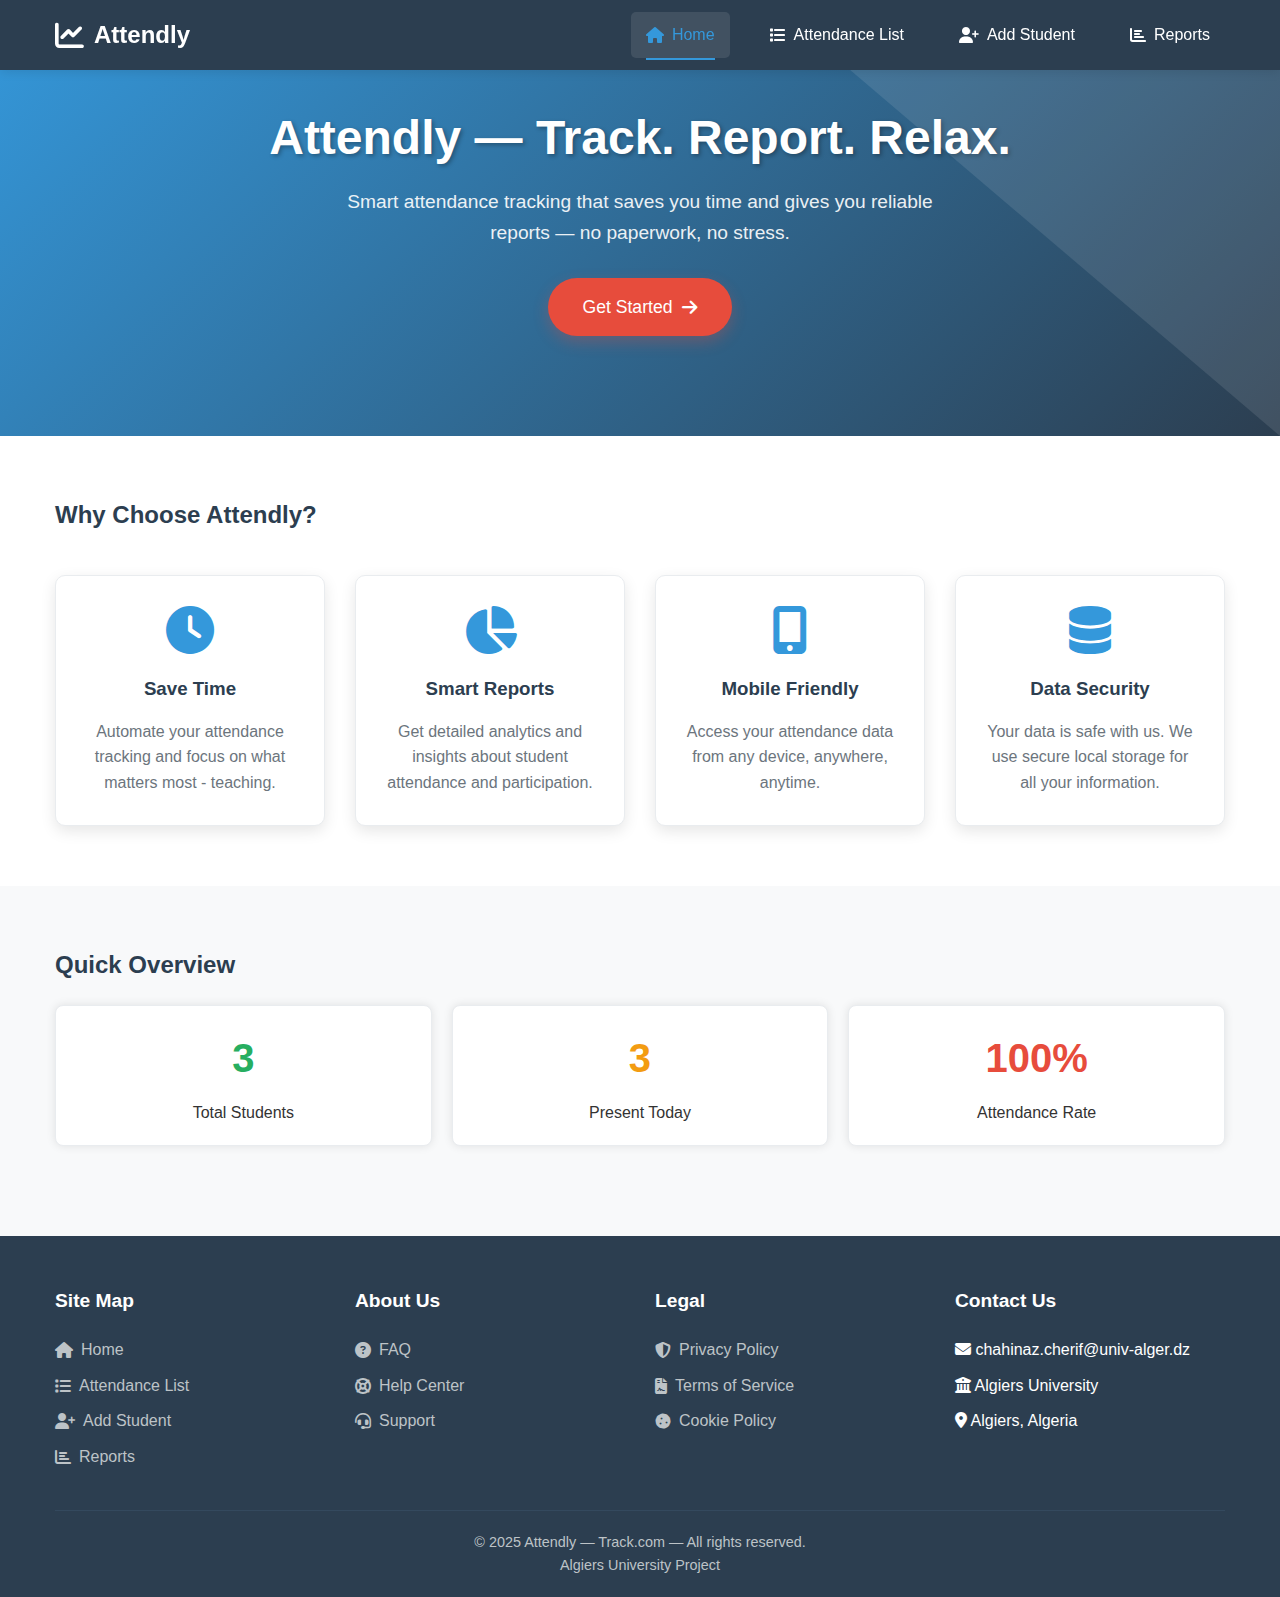
<file: index.html>
<!DOCTYPE html>
<html lang="en">
<head>
    <meta charset="UTF-8">
    <meta name="viewport" content="width=device-width, initial-scale=1.0">
    <title>Attendly — Track. Report. Relax.</title>
    <link rel="stylesheet" href="https://cdnjs.cloudflare.com/ajax/libs/font-awesome/6.4.0/css/all.min.css">
    <link rel="stylesheet" href="style.css">
</head>
<body>
    <!-- Navigation Bar -->
    <nav class="navbar">
        <div class="nav-container">
            <div class="nav-logo">
                <a href="index.html"><i class="fas fa-chart-line"></i> Attendly</a>
            </div>
            <ul class="nav-menu">
                <li class="nav-item">
                    <a href="index.html" class="nav-link active"><i class="fas fa-home"></i> Home</a>
                </li>
                <li class="nav-item">
                    <a href="attendance.html" class="nav-link"><i class="fas fa-list"></i> Attendance List</a>
                </li>
                <li class="nav-item">
                    <a href="add-student.html" class="nav-link"><i class="fas fa-user-plus"></i> Add Student</a>
                </li>
                <li class="nav-item">
                    <a href="reports.html" class="nav-link"><i class="fas fa-chart-bar"></i> Reports</a>
                </li>
            </ul>
            <div class="hamburger">
                <span class="bar"></span>
                <span class="bar"></span>
                <span class="bar"></span>
            </div>
        </div>
    </nav>

    <!-- Home Section -->
    <header id="home">
        <div class="container">
            <h1>Attendly — Track. Report. Relax.</h1>
            <p>Smart attendance tracking that saves you time and gives you reliable reports — no paperwork, no stress.</p>
            <a href="attendance.html" class="btn-primary">
                <span class="btn-text">Get Started</span>
                <i class="fas fa-arrow-right btn-icon"></i>
            </a>
        </div>
    </header>

    <!-- Features Section -->
    <section class="features section">
        <div class="container">
            <h2>Why Choose Attendly?</h2>
            <div class="features-grid">
                <div class="feature-card">
                    <i class="fas fa-clock"></i>
                    <h3>Save Time</h3>
                    <p>Automate your attendance tracking and focus on what matters most - teaching.</p>
                </div>
                <div class="feature-card">
                    <i class="fas fa-chart-pie"></i>
                    <h3>Smart Reports</h3>
                    <p>Get detailed analytics and insights about student attendance and participation.</p>
                </div>
                <div class="feature-card">
                    <i class="fas fa-mobile-alt"></i>
                    <h3>Mobile Friendly</h3>
                    <p>Access your attendance data from any device, anywhere, anytime.</p>
                </div>
                <div class="feature-card">
                    <i class="fas fa-database"></i>
                    <h3>Data Security</h3>
                    <p>Your data is safe with us. We use secure local storage for all your information.</p>
                </div>
            </div>
        </div>
    </section>

    <!-- Quick Stats Section -->
    <section class="section" style="background-color: #f8f9fa;">
        <div class="container">
            <h2>Quick Overview</h2>
            <div class="stats-container">
                <div class="stat-card">
                    <div class="stat-value stat-good" id="total-students">0</div>
                    <div class="stat-label">Total Students</div>
                </div>
                <div class="stat-card">
                    <div class="stat-value stat-warning" id="present-today">0</div>
                    <div class="stat-label">Present Today</div>
                </div>
                <div class="stat-card">
                    <div class="stat-value stat-danger" id="attendance-rate">0%</div>
                    <div class="stat-label">Attendance Rate</div>
                </div>
            </div>
        </div>
    </section>

    <!-- Footer -->
    <footer>
        <div class="container">
            <div class="footer-content">
                <div class="footer-column">
                    <h3>Site Map</h3>
                    <ul>
                        <li><a href="index.html"><i class="fas fa-home"></i> Home</a></li>
                        <li><a href="attendance.html"><i class="fas fa-list"></i> Attendance List</a></li>
                        <li><a href="add-student.html"><i class="fas fa-user-plus"></i> Add Student</a></li>
                        <li><a href="reports.html"><i class="fas fa-chart-bar"></i> Reports</a></li>
                    </ul>
                </div>
                <div class="footer-column">
                    <h3>About Us</h3>
                    <ul>
                        <li><a href="#"><i class="fas fa-question-circle"></i> FAQ</a></li>
                        <li><a href="#"><i class="fas fa-life-ring"></i> Help Center</a></li>
                        <li><a href="#"><i class="fas fa-headset"></i> Support</a></li>
                    </ul>
                </div>
                <div class="footer-column">
                    <h3>Legal</h3>
                    <ul>
                        <li><a href="#"><i class="fas fa-shield-alt"></i> Privacy Policy</a></li>
                        <li><a href="#"><i class="fas fa-file-contract"></i> Terms of Service</a></li>
                        <li><a href="#"><i class="fas fa-cookie"></i> Cookie Policy</a></li>
                    </ul>
                </div>
                <div class="footer-column">
                    <h3>Contact Us</h3>
                    <ul>
                        <li><i class="fas fa-envelope"></i> chahinaz.cherif@univ-alger.dz</li>
                        <li><i class="fas fa-university"></i> Algiers University</li>
                        <li><i class="fas fa-map-marker-alt"></i> Algiers, Algeria</li>
                    </ul>
                </div>
            </div>
            <div class="footer-bottom">
                <p>© 2025 Attendly — Track.com — All rights reserved.</p>
                <p>Algiers University Project</p>
            </div>
        </div>
    </footer>

    <script src="https://code.jquery.com/jquery-3.6.0.min.js"></script>
    <script src="main.js"></script>
    <script src="index.js"></script>
</body>
</html>
</file>
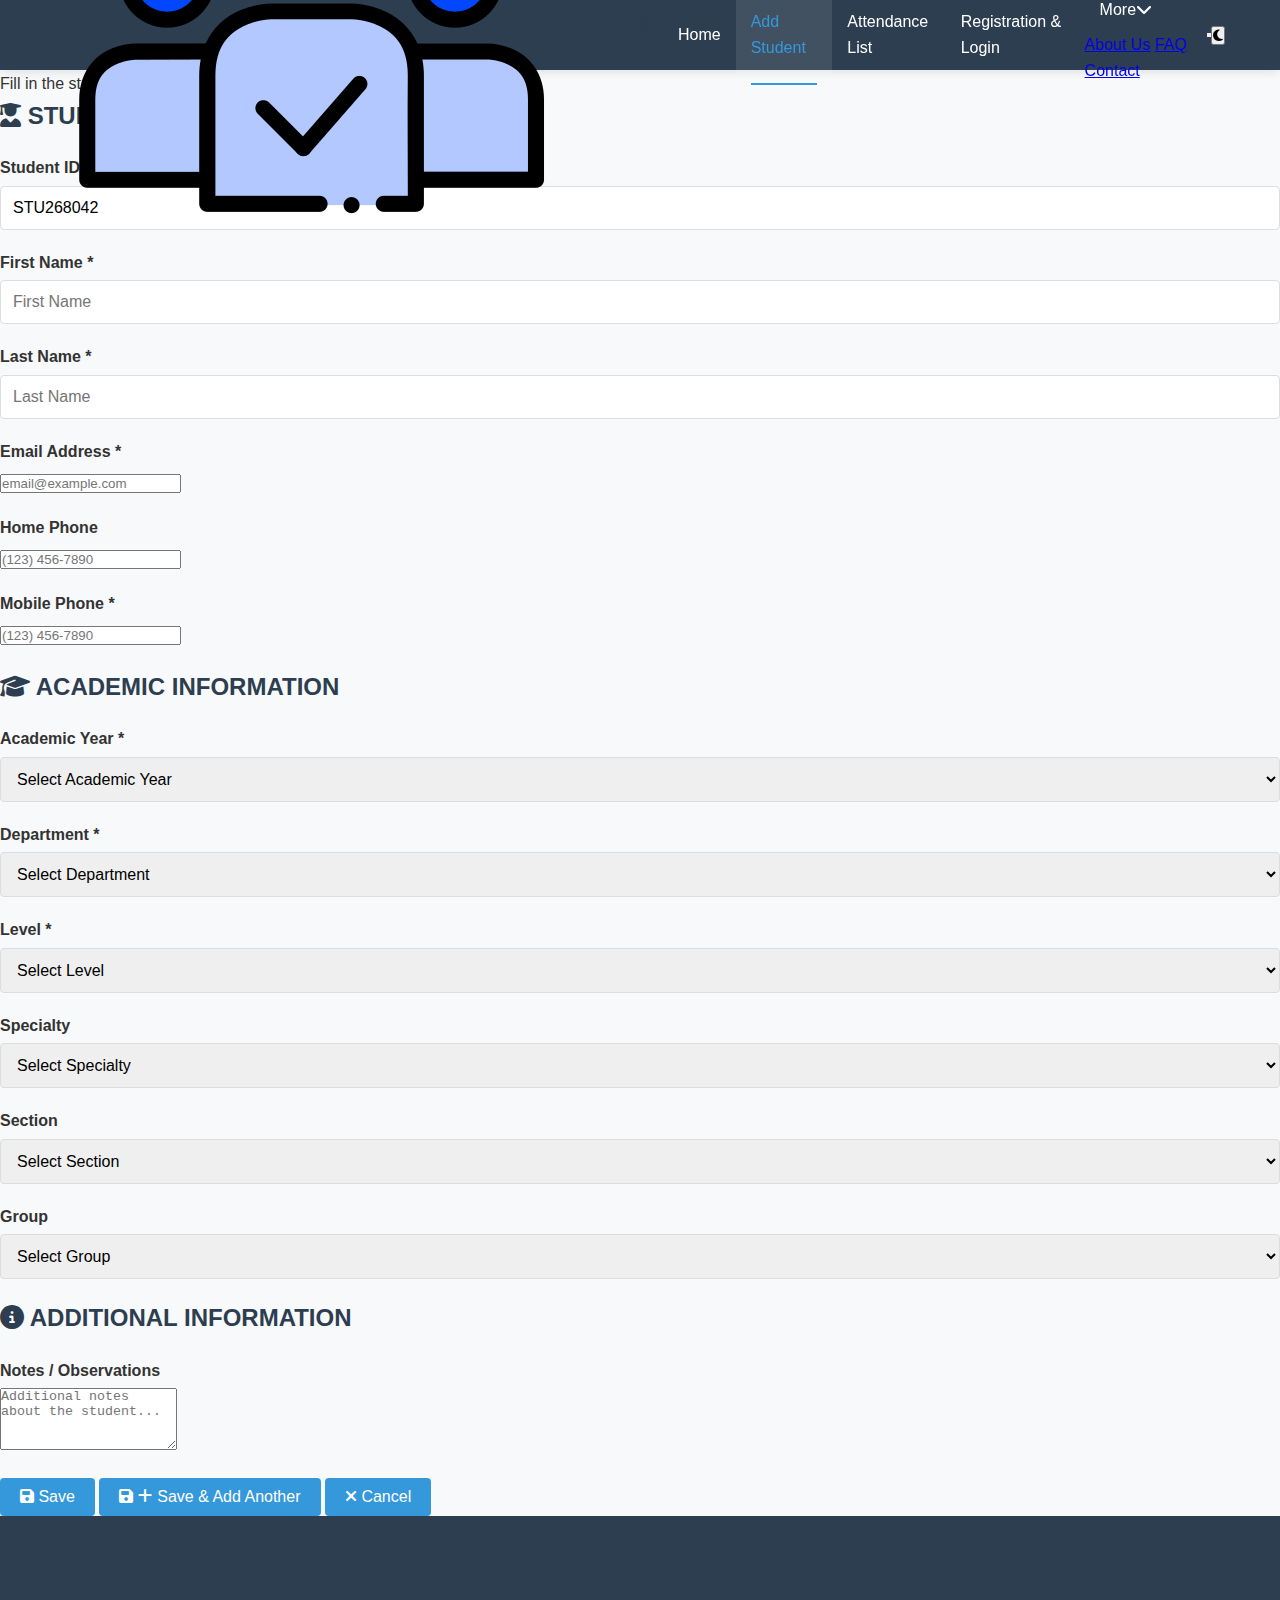
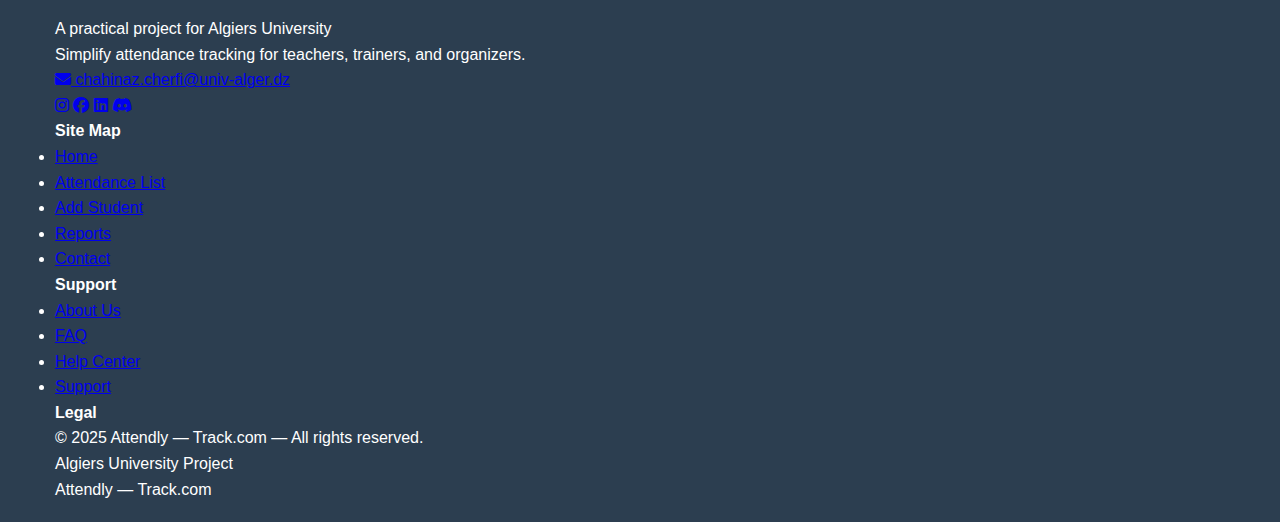
<file: add-student.html>
<!DOCTYPE html>
<html lang="en">
<head>
    <meta charset="UTF-8">
    <meta name="viewport" content="width=device-width, initial-scale=1.0">
    <title>Add Student - Attendly</title>
    <link rel="stylesheet" href="https://cdnjs.cloudflare.com/ajax/libs/font-awesome/6.4.0/css/all.min.css">
    <link rel="stylesheet" href="style.css">
</head>
<body>
    <!-- Navigation -->
    <nav class="navbar">
        <div class="container nav-container">
            <div class="nav-logo">
                <img src="image/attendance.png" alt="Attendly Logo">
                <h2>Attendly</h2>
            </div>
            <div class="nav-menu" id="navMenu">
                <a href="index.html" class="nav-link active">Home</a>
                <a href="add-student.html" class="nav-link">Add Student</a>
                <a href="attendance-list.html" class="nav-link">Attendance List</a>
                <a href="registration-login.html" class="nav-link">Registration & Login</a>
                <div class="nav-dropdown" id="moreDropdown">
                    <a href="#" class="nav-link">More <i class="fas fa-chevron-down"></i></a>
                    <div class="dropdown-content">
                        <a href="about.html">About Us</a>
                        <a href="faq.html">FAQ</a>
                        <a href="contact.html">Contact</a>
                    </div>
                </div>
            </div>
            <button class="nav-toggle" id="navToggle">
                <span class="bar"></span>
                <span class="bar"></span>
                <span class="bar"></span>
            </button>
            <div class="theme-toggle">
                <button id="themeToggle">
                    <i class="fas fa-moon"></i>
                </button>
            </div>
        </div>
    </nav>

    <!-- Main Content -->
    <main class="main-content">
        <div class="form-container">
            <div class="form-header">
                <h1>Add Student</h1>
                <p>Fill in the student information to add them to the system</p>
            </div>
            
            <div class="form-body">
                <!-- Student Details -->
                <div class="form-section">
                    <h2 class="section-title">
                        <i class="fas fa-user-graduate"></i>
                        STUDENT DETAILS
                    </h2>
                    
                    <div class="form-grid">
                        <div class="form-row">
                            <div class="form-group">
                                <label for="matricule">Student ID *</label>
                                <input type="text" id="matricule" class="form-control" placeholder="Student ID" required>
                            </div>
                            <div class="form-group">
                                <label for="firstName">First Name *</label>
                                <input type="text" id="firstName" class="form-control" placeholder="First Name" required>
                            </div>
                            <div class="form-group">
                                <label for="lastName">Last Name *</label>
                                <input type="text" id="lastName" class="form-control" placeholder="Last Name" required>
                            </div>
                        </div>

                        <div class="form-group">
                            <label for="email">Email Address *</label>
                            <input type="email" id="email" class="form-control" placeholder="email@example.com" required>
                        </div>

                        <div class="form-row">
                            <div class="form-group">
                                <label for="homePhone">Home Phone</label>
                                <input type="tel" id="homePhone" class="form-control" placeholder="(123) 456-7890">
                            </div>
                            <div class="form-group">
                                <label for="mobilePhone">Mobile Phone *</label>
                                <input type="tel" id="mobilePhone" class="form-control" placeholder="(123) 456-7890" required>
                            </div>
                        </div>
                    </div>
                </div>

                <!-- Academic Information -->
                <div class="form-section">
                    <h2 class="section-title">
                        <i class="fas fa-graduation-cap"></i>
                        ACADEMIC INFORMATION
                    </h2>
                    
                    <div class="form-grid">
                        <div class="form-row">
                            <div class="form-group">
                                <label for="year">Academic Year *</label>
                                <select id="year" class="form-control" required>
                                    <option value="">Select Academic Year</option>
                                    <option value="1A">1st Year</option>
                                    <option value="2A">2nd Year</option>
                                    <option value="3A">3rd Year</option>
                                    <option value="4A">4th Year</option>
                                    <option value="5A">5th Year</option>
                                </select>
                            </div>
                            <div class="form-group">
                                <label for="department">Department *</label>
                                <select id="department" class="form-control" required>
                                    <option value="">Select Department</option>
                                    <option value="computer_science">Computer Science</option>
                                    <option value="snv">SNV (Natural and Life Sciences)</option>
                                    <option value="architecture">Architecture</option>
                                    <option value="mathematics">Mathematics</option>
                                    <option value="sm">SM (Materials Science)</option>
                                </select>
                            </div>
                        </div>

                        <div class="form-row">
                            <div class="form-group">
                                <label for="level">Level *</label>
                                <select id="level" class="form-control" required>
                                    <option value="">Select Level</option>
                                    <!-- Options will be populated based on department selection -->
                                </select>
                            </div>
                            <div class="form-group">
                                <label for="specialty">Specialty</label>
                                <select id="specialty" class="form-control">
                                    <option value="">Select Specialty</option>
                                    <!-- Options will be populated based on level selection -->
                                </select>
                            </div>
                        </div>

                        <div class="form-row">
                            <div class="form-group">
                                <label for="section">Section</label>
                                <select id="section" class="form-control">
                                    <option value="">Select Section</option>
                                    <option value="A">Section A</option>
                                    <option value="B">Section B</option>
                                    <option value="C">Section C</option>
                                    <option value="D">Section D</option>
                                </select>
                            </div>
                            <div class="form-group">
                                <label for="group">Group</label>
                                <select id="group" class="form-control">
                                    <option value="">Select Group</option>
                                    <option value="G1">Group 1</option>
                                    <option value="G2">Group 2</option>
                                    <option value="G3">Group 3</option>
                                    <option value="G4">Group 4</option>
                                    <option value="G5">Group 5</option>
                                    <option value="G6">Group 6</option>
                                </select>
                            </div>
                        </div>
                    </div>
                </div>

                <!-- Additional Information -->
                <div class="form-section">
                    <h2 class="section-title">
                        <i class="fas fa-info-circle"></i>
                        ADDITIONAL INFORMATION
                    </h2>
                    
                    <div class="form-grid">
                        <div class="form-group">
                            <label for="bioNotes">Notes / Observations</label>
                            <textarea id="bioNotes" class="form-control" rows="4" placeholder="Additional notes about the student..."></textarea>
                        </div>
                    </div>
                </div>

                <!-- Action Buttons -->
                <div class="form-actions">
                    <button type="submit" class="btn btn-accent" id="saveBtn">
                        <i class="fas fa-save"></i>
                        Save
                    </button>
                    <button type="button" class="btn" id="saveAddAnotherBtn">
                        <i class="fas fa-save"></i>
                        <i class="fas fa-plus"></i>
                        Save & Add Another
                    </button>
                    <button type="button" class="btn btn-outline" id="cancelBtn">
                        <i class="fas fa-times"></i>
                        Cancel
                    </button>
                </div>
            </div>
        </div>
    </main>

    <!-- Footer -->
    <footer class="footer">
        <div class="container">
            <div class="footer-grid">
                <div class="footer-col">
                    <div class="footer-logo">
                        <h3>Attendly — Track.com</h3>
                        <span>A practical project for Algiers University</span>
                    </div>
                    <p>Simplify attendance tracking for teachers, trainers, and organizers.</p>
                    <div class="contact-info">
                        <a href="mailto:chahinaz.cherfi@univ-alger.dz">
                            <i class="fas fa-envelope"></i>
                            chahinaz.cherfi@univ-alger.dz
                        </a>
                    </div>
                    <div class="social-links">
                        <a href="https://www.instagram.com/_.shahy?igsh=bmpyYXprZnQwdmdq"><i class="fab fa-instagram"></i></a>
                        <a href="https://www.facebook.com/chocho.chahi.3979"><i class="fab fa-facebook"></i></a>
                        <a href="https://www.linkedin.com/in/shahinaz-cherfi-965005349?utm_source=share&utm_campaign=share_via&utm_content=profile&utm_medium=android_app"><i class="fab fa-linkedin"></i></a>
                        <a href="https://discord.com/users/1237125745332064389"><i class="fa-brands fa-discord"></i></a>
                    </div>
                </div>
                <div class="footer-col">
                    <h4>Site Map</h4>
                    <ul>
                        <li><a href="index.html">Home</a></li>
                        <li><a href="attendance-list.html">Attendance List</a></li>
                        <li><a href="add-student.html">Add Student</a></li>
                        <li><a href="reports.html">Reports</a></li>
                        <li><a href="contact.html">Contact</a></li>
                    </ul>
                </div>
                <div class="footer-col">
                    <h4>Support</h4>
                    <ul>
                        <li><a href="about.html">About Us</a></li>
                        <li><a href="faq.html">FAQ</a></li>
                        <li><a href="help-center.html">Help Center</a></li>
                        <li><a href="support.html">Support</a></li>
                    </ul>
                </div>
                <div class="footer-col">
                    <h4>Legal</h4>
                    <p>© 2025 Attendly — Track.com — All rights reserved.</p>
                    <p>Algiers University Project</p>
                </div>
            </div>
            <div class="copyright">
                <p>Attendly — Track.com</p>
            </div>
        </div>
    </footer>

    <script src="script.js"></script>
    <script src="add-student.js"></script>
</body>
</html>
</file>
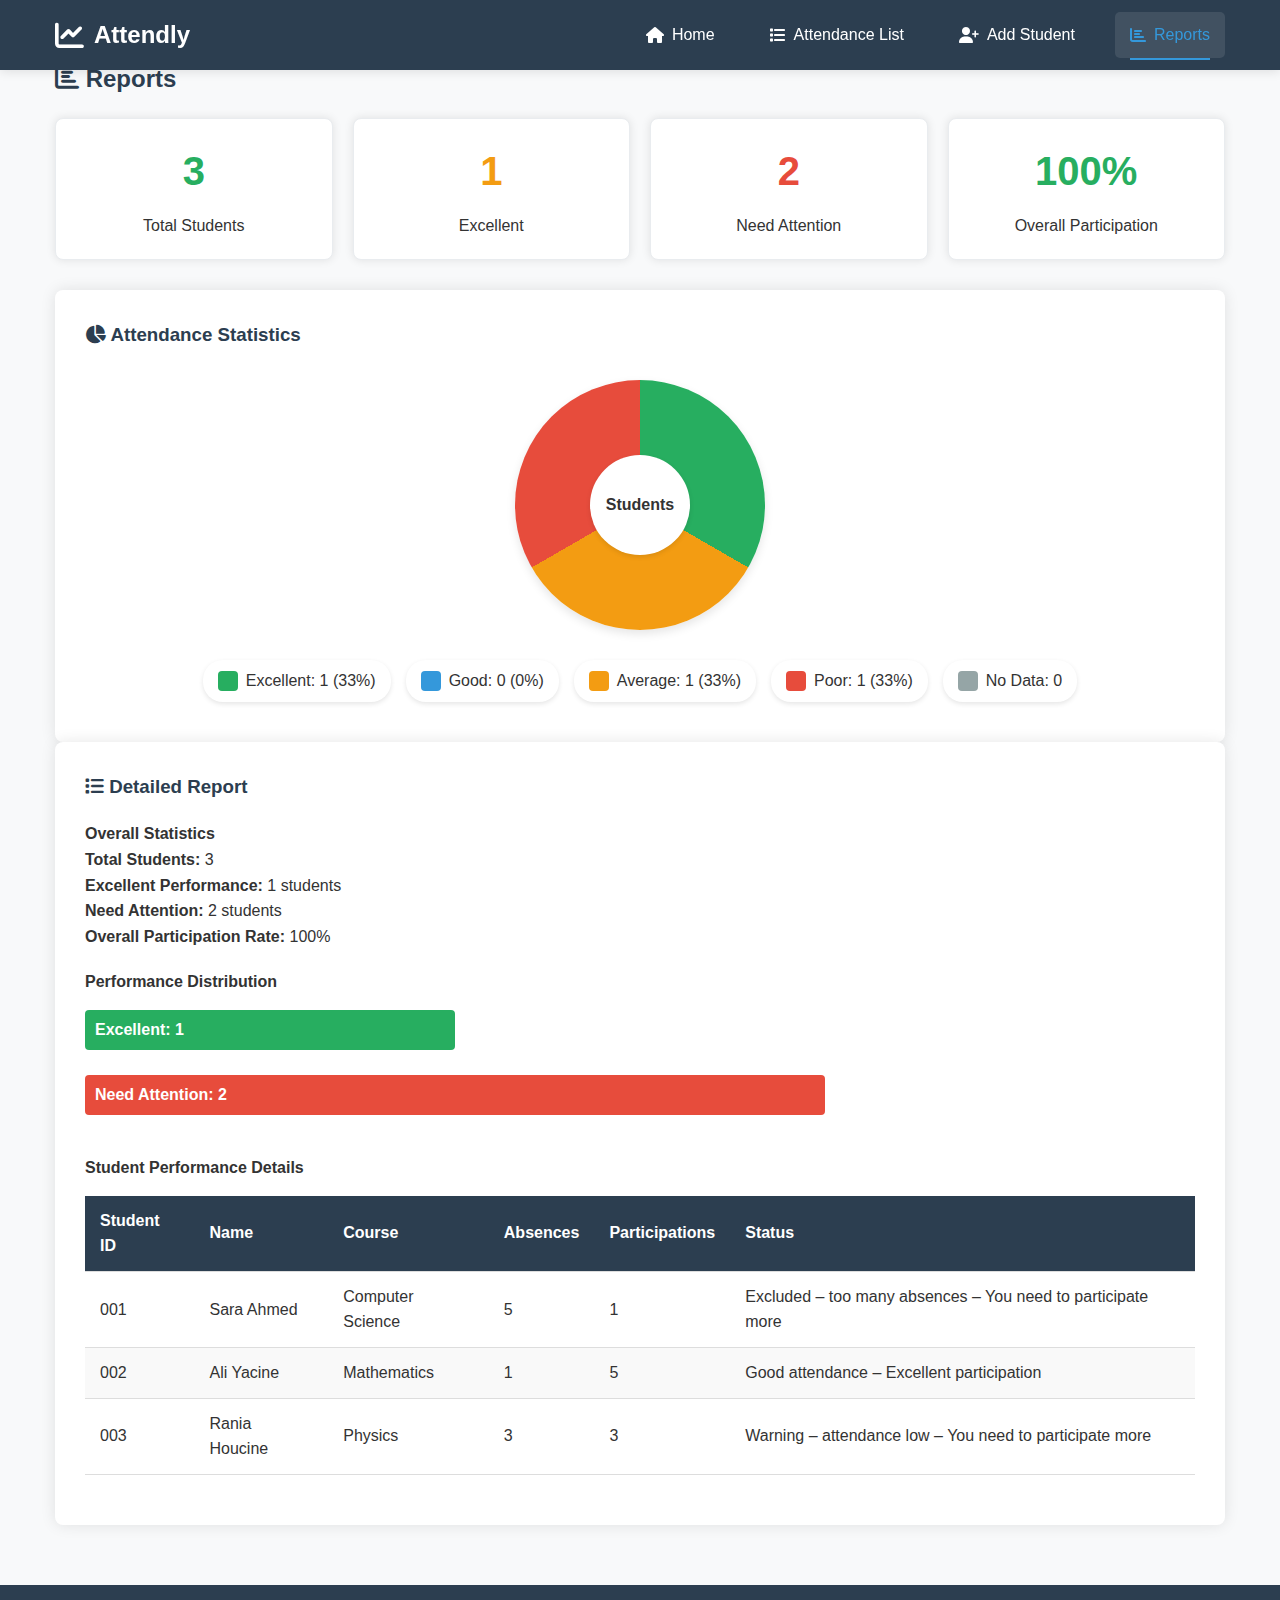
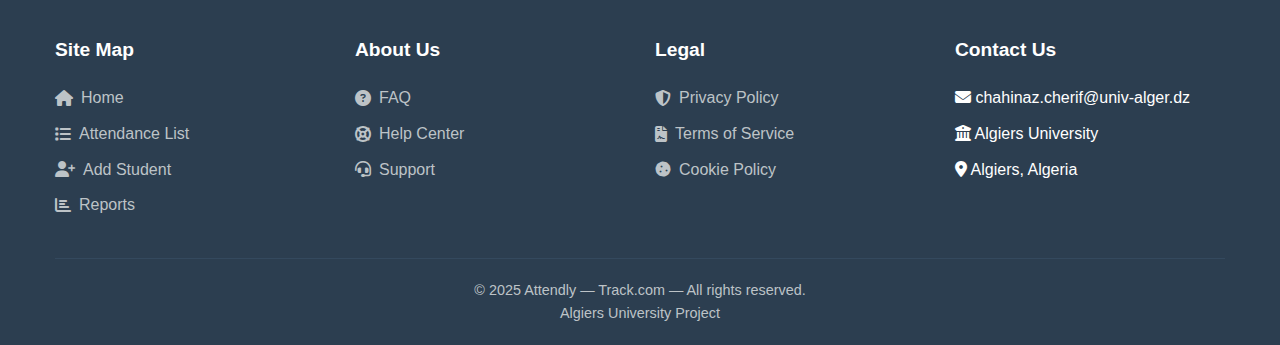
<file: reports.html>
<!DOCTYPE html>
<html lang="en">
<head>
    <meta charset="UTF-8">
    <meta name="viewport" content="width=device-width, initial-scale=1.0">
    <title>Reports - Attendly</title>
    <link rel="stylesheet" href="https://cdnjs.cloudflare.com/ajax/libs/font-awesome/6.4.0/css/all.min.css">
    <link rel="stylesheet" href="style.css">
</head>
<body>
    <!-- Navigation Bar -->
    <nav class="navbar">
        <div class="nav-container">
            <div class="nav-logo">
                <a href="index.html"><i class="fas fa-chart-line"></i> Attendly</a>
            </div>
            <ul class="nav-menu">
                <li class="nav-item">
                    <a href="index.html" class="nav-link"><i class="fas fa-home"></i> Home</a>
                </li>
                <li class="nav-item">
                    <a href="attendance.html" class="nav-link"><i class="fas fa-list"></i> Attendance List</a>
                </li>
                <li class="nav-item">
                    <a href="add-student.html" class="nav-link"><i class="fas fa-user-plus"></i> Add Student</a>
                </li>
                <li class="nav-item">
                    <a href="reports.html" class="nav-link active"><i class="fas fa-chart-bar"></i> Reports</a>
                </li>
            </ul>
            <div class="hamburger">
                <span class="bar"></span>
                <span class="bar"></span>
                <span class="bar"></span>
            </div>
        </div>
    </nav>

    <!-- Reports Section -->
    <section class="section">
        <div class="container">
            <h2><i class="fas fa-chart-bar"></i> Reports</h2>
            
            <!-- Statistics Cards -->
            <div class="stats-container">
                <div class="stat-card">
                    <div class="stat-value stat-good" id="total-students">0</div>
                    <div class="stat-label">Total Students</div>
                </div>
                <div class="stat-card">
                    <div class="stat-value stat-warning" id="excellent-students">0</div>
                    <div class="stat-label">Excellent</div>
                </div>
                <div class="stat-card">
                    <div class="stat-value stat-danger" id="warning-students">0</div>
                    <div class="stat-label">Need Attention</div>
                </div>
                <div class="stat-card">
                    <div class="stat-value stat-good" id="participation-rate">0%</div>
                    <div class="stat-label">Overall Participation</div>
                </div>
            </div>

            <!-- Pie Chart Section -->
            <div class="report-info">
                <h3><i class="fas fa-chart-pie"></i> Attendance Statistics</h3>
                <div class="pie-chart-container">
                    <div class="pie-chart">
                        <div class="pie-center">Students</div>
                    </div>
                </div>
                <div class="chart-legend">
                    <div class="legend-item">
                        <div class="legend-color" style="background-color: #27ae60;"></div>
                        <span id="legend-excellent">Excellent: 0 (0%)</span>
                    </div>
                    <div class="legend-item">
                        <div class="legend-color" style="background-color: #3498db;"></div>
                        <span id="legend-good">Good: 0 (0%)</span>
                    </div>
                    <div class="legend-item">
                        <div class="legend-color" style="background-color: #f39c12;"></div>
                        <span id="legend-average">Average: 0 (0%)</span>
                    </div>
                    <div class="legend-item">
                        <div class="legend-color" style="background-color: #e74c3c;"></div>
                        <span id="legend-poor">Poor: 0 (0%)</span>
                    </div>
                    <div class="legend-item">
                        <div class="legend-color" style="background-color: #95a5a6;"></div>
                        <span id="legend-no-data">No Data: 0</span>
                    </div>
                </div>
            </div>

            <!-- Detailed Report -->
            <div class="report-info">
                <h3><i class="fas fa-list"></i> Detailed Report</h3>
                <div id="detailed-report-content">
                    <!-- Detailed report will be populated by JavaScript -->
                </div>
            </div>
        </div>
    </section>

        <!-- Footer -->
    <footer>
        <div class="container">
            <div class="footer-content">
                <div class="footer-column">
                    <h3>Site Map</h3>
                    <ul>
                        <li><a href="index.html"><i class="fas fa-home"></i> Home</a></li>
                        <li><a href="attendance.html"><i class="fas fa-list"></i> Attendance List</a></li>
                        <li><a href="add-student.html"><i class="fas fa-user-plus"></i> Add Student</a></li>
                        <li><a href="reports.html"><i class="fas fa-chart-bar"></i> Reports</a></li>
                    </ul>
                </div>
                <div class="footer-column">
                    <h3>About Us</h3>
                    <ul>
                        <li><a href="#"><i class="fas fa-question-circle"></i> FAQ</a></li>
                        <li><a href="#"><i class="fas fa-life-ring"></i> Help Center</a></li>
                        <li><a href="#"><i class="fas fa-headset"></i> Support</a></li>
                    </ul>
                </div>
                <div class="footer-column">
                    <h3>Legal</h3>
                    <ul>
                        <li><a href="#"><i class="fas fa-shield-alt"></i> Privacy Policy</a></li>
                        <li><a href="#"><i class="fas fa-file-contract"></i> Terms of Service</a></li>
                        <li><a href="#"><i class="fas fa-cookie"></i> Cookie Policy</a></li>
                    </ul>
                </div>
                <div class="footer-column">
                    <h3>Contact Us</h3>
                    <ul>
                        <li><i class="fas fa-envelope"></i> chahinaz.cherif@univ-alger.dz</li>
                        <li><i class="fas fa-university"></i> Algiers University</li>
                        <li><i class="fas fa-map-marker-alt"></i> Algiers, Algeria</li>
                    </ul>
                </div>
            </div>
            <div class="footer-bottom">
                <p>© 2025 Attendly — Track.com — All rights reserved.</p>
                <p>Algiers University Project</p>
            </div>
        </div>
    </footer>
    <script src="https://code.jquery.com/jquery-3.6.0.min.js"></script>
    <script src="main.js"></script>
    <script src="reports.js"></script>
</body>
</html>
</file>
<file: style.css>
/* Reset and Base Styles */
* {
    margin: 0;
    padding: 0;
    box-sizing: border-box;
}

body {
    font-family: 'Segoe UI', Tahoma, Geneva, Verdana, sans-serif;
    line-height: 1.6;
    color: #333;
    background-color: #f8f9fa;
}

.container {
    width: 100%;
    padding: 0 15px;
    margin: 0 auto;
}

.section {
    padding: 60px 0;
}

h1, h2, h3 {
    margin-bottom: 20px;
    color: #2c3e50;
}

/* Header Styles */
header {
    background: linear-gradient(135deg, #3498db, #2c3e50);
    color: white;
    padding: 100px 0;
    text-align: center;
    position: relative;
    overflow: hidden;
}

header::before {
    content: "";
    position: absolute;
    top: 0;
    right: 0;
    width: 40%;
    height: 100%;
    background: url('data:image/svg+xml;utf8,<svg xmlns="http://www.w3.org/2000/svg" viewBox="0 0 100 100" preserveAspectRatio="none"><path d="M0,0 L100,0 L100,100 Z" fill="rgba(255,255,255,0.1)"/></svg>') no-repeat;
    background-size: cover;
}

header h1 {
    font-size: 3rem;
    margin-bottom: 10px;
    color: white;
    text-shadow: 2px 2px 4px rgba(0,0,0,0.3);
}

header p {
    font-size: 1.2rem;
    max-width: 600px;
    margin: 0 auto 30px;
    opacity: 0.9;
}

/* Button Effects */
.btn-primary {
    background-color: #e74c3c;
    color: white;
    border: none;
    padding: 15px 35px;
    border-radius: 30px;
    cursor: pointer;
    font-size: 1.1rem;
    transition: all 0.4s cubic-bezier(0.175, 0.885, 0.32, 1.275);
    text-decoration: none;
    display: inline-flex;
    align-items: center;
    gap: 10px;
    box-shadow: 0 6px 15px rgba(231, 76, 60, 0.3);
    position: relative;
    overflow: hidden;
}

.btn-primary::before {
    content: '';
    position: absolute;
    top: 0;
    left: -100%;
    width: 100%;
    height: 100%;
    background: linear-gradient(90deg, transparent, rgba(255,255,255,0.3), transparent);
    transition: 0.5s;
}

.btn-primary:hover::before {
    left: 100%;
}

.btn-primary:hover {
    background-color: #c0392b;
    transform: translateY(-3px) scale(1.05);
    box-shadow: 0 10px 25px rgba(231, 76, 60, 0.4);
}

.btn-primary .btn-text {
    position: relative;
    z-index: 2;
}

.btn-primary .btn-icon {
    position: relative;
    z-index: 2;
    transition: transform 0.3s ease;
}

.btn-primary:hover .btn-icon {
    transform: translateX(5px);
}

/* Enhanced Button Effects */
.btn-effect {
    background: linear-gradient(135deg, #3498db, #2980b9);
    color: white;
    border: none;
    padding: 12px 25px;
    border-radius: 8px;
    cursor: pointer;
    font-size: 1rem;
    transition: all 0.3s cubic-bezier(0.4, 0, 0.2, 1);
    display: inline-flex;
    align-items: center;
    gap: 8px;
    box-shadow: 0 4px 12px rgba(52, 152, 219, 0.3);
    position: relative;
    overflow: hidden;
}

.btn-effect::before {
    content: '';
    position: absolute;
    top: 0;
    left: -100%;
    width: 100%;
    height: 100%;
    background: linear-gradient(90deg, transparent, rgba(255,255,255,0.2), transparent);
    transition: 0.5s;
}

.btn-effect:hover::before {
    left: 100%;
}

.btn-effect:hover {
    background: linear-gradient(135deg, #2980b9, #3498db);
    transform: translateY(-2px) scale(1.02);
    box-shadow: 0 6px 20px rgba(52, 152, 219, 0.4);
}

.btn-effect:active {
    transform: translateY(0) scale(0.98);
}

.btn-effect .btn-text {
    position: relative;
    z-index: 2;
    font-weight: 500;
}

.btn-effect .btn-icon {
    position: relative;
    z-index: 2;
    transition: transform 0.3s ease;
}

.btn-effect:hover .btn-icon {
    transform: scale(1.1);
}

.btn-submit {
    background: linear-gradient(135deg, #27ae60, #2ecc71);
    box-shadow: 0 4px 12px rgba(39, 174, 96, 0.3);
}

.btn-submit:hover {
    background: linear-gradient(135deg, #2ecc71, #27ae60);
    box-shadow: 0 6px 20px rgba(39, 174, 96, 0.4);
}

/* Mobile-First Navigation */
.navbar {
    background-color: #2c3e50;
    position: fixed;
    width: 100%;
    top: 0;
    z-index: 1000;
    box-shadow: 0 2px 10px rgba(0,0,0,0.1);
}

.nav-container {
    max-width: 1200px;
    margin: 0 auto;
    padding: 0 15px;
    display: flex;
    justify-content: space-between;
    align-items: center;
    height: 70px;
}

.nav-logo {
    display: flex;
    align-items: center;
}

.nav-logo a {
    color: white;
    text-decoration: none;
    font-size: 1.5rem;
    font-weight: bold;
    display: flex;
    align-items: center;
}

.nav-logo i {
    margin-right: 10px;
    font-size: 1.8rem;
}

.nav-menu {
    display: flex;
    list-style: none;
}

.nav-item {
    margin-left: 25px;
}

.nav-link {
    color: white;
    text-decoration: none;
    font-size: 1rem;
    transition: all 0.3s ease;
    padding: 10px 15px;
    display: flex;
    align-items: center;
    border-radius: 5px;
    position: relative;
}

.nav-link i {
    margin-right: 8px;
}

.nav-link:hover {
    color: #3498db;
    background-color: rgba(255,255,255,0.1);
    transform: translateY(-2px);
}

.nav-link.active {
    color: #3498db;
    background-color: rgba(255,255,255,0.1);
}

.nav-link.active::after {
    content: '';
    position: absolute;
    bottom: -2px;
    left: 15px;
    right: 15px;
    height: 2px;
    background-color: #3498db;
}

.hamburger {
    display: none;
    flex-direction: column;
    cursor: pointer;
}

.bar {
    width: 25px;
    height: 3px;
    background-color: white;
    margin: 3px 0;
    transition: 0.3s;
}

/* Features Section */
.features {
    background-color: white;
}

.features-grid {
    display: grid;
    grid-template-columns: repeat(auto-fit, minmax(250px, 1fr));
    gap: 30px;
    margin-top: 40px;
}

.feature-card {
    background: white;
    padding: 30px;
    border-radius: 10px;
    text-align: center;
    box-shadow: 0 5px 15px rgba(0,0,0,0.1);
    transition: all 0.3s ease;
    border: 1px solid #e9ecef;
}

.feature-card:hover {
    transform: translateY(-5px);
    box-shadow: 0 10px 25px rgba(0,0,0,0.15);
}

.feature-card i {
    font-size: 3rem;
    color: #3498db;
    margin-bottom: 20px;
}

.feature-card h3 {
    color: #2c3e50;
    margin-bottom: 15px;
}

.feature-card p {
    color: #6c757d;
    line-height: 1.6;
}

/* Table Styles */
.table-container {
    overflow-x: auto;
    margin-bottom: 20px;
    border-radius: 8px;
    box-shadow: 0 0 15px rgba(0,0,0,0.1);
}

table {
    width: 100%;
    border-collapse: collapse;
    margin-bottom: 20px;
    background-color: white;
}

th, td {
    padding: 12px 15px;
    text-align: left;
    border-bottom: 1px solid #ddd;
}

th {
    background-color: #2c3e50;
    color: white;
    font-weight: bold;
    position: sticky;
    top: 0;
}

tr:nth-child(even) {
    background-color: #f9f9f9;
}

/* Attendance status colors */
.status-present {
    color: #27ae60;
    font-weight: bold;
}

.status-absent {
    color: #e74c3c;
}

/* Row highlighting based on absences */
.row-good {
    background-color: #d4edda !important;
}

.row-warning {
    background-color: #fff3cd !important;
}

.row-danger {
    background-color: #f8d7da !important;
}

/* Form Styles */
form {
    background-color: white;
    padding: 30px;
    border-radius: 8px;
    box-shadow: 0 0 15px rgba(0,0,0,0.1);
    max-width: 600px;
    margin: 0 auto;
}

.form-group {
    margin-bottom: 20px;
}

label {
    display: block;
    margin-bottom: 5px;
    font-weight: bold;
}

input[type="text"], select {
    width: 100%;
    padding: 12px;
    border: 1px solid #ddd;
    border-radius: 4px;
    font-size: 1rem;
    transition: all 0.3s ease;
}

input[type="text"]:focus, select:focus {
    outline: none;
    border-color: #3498db;
    box-shadow: 0 0 0 3px rgba(52, 152, 219, 0.1);
    transform: translateY(-1px);
}

.error-message {
    color: #e74c3c;
    font-size: 0.875rem;
    margin-top: 5px;
    display: block;
}

.confirmation {
    background-color: #d4edda;
    color: #155724;
    padding: 15px;
    border-radius: 4px;
    margin-top: 20px;
    animation: slideIn 0.5s ease;
}

@keyframes slideIn {
    from {
        opacity: 0;
        transform: translateY(-10px);
    }
    to {
        opacity: 1;
        transform: translateY(0);
    }
}

/* Button Styles */
.btn {
    background-color: #3498db;
    color: white;
    border: none;
    padding: 10px 20px;
    border-radius: 4px;
    cursor: pointer;
    font-size: 1rem;
    transition: background-color 0.3s;
}

.btn:hover {
    background-color: #2980b9;
}

.button-group {
    display: flex;
    gap: 10px;
    flex-wrap: wrap;
    margin-bottom: 20px;
}

/* Report Section */
.report-section {
    background-color: white;
    padding: 25px;
    border-radius: 8px;
    box-shadow: 0 0 15px rgba(0,0,0,0.1);
    margin-top: 20px;
    animation: fadeIn 0.5s ease;
}

@keyframes fadeIn {
    from {
        opacity: 0;
    }
    to {
        opacity: 1;
    }
}

.report-info {
    background-color: white;
    padding: 30px;
    border-radius: 8px;
    box-shadow: 0 0 15px rgba(0,0,0,0.1);
}

.report-info ol, .report-info ul {
    margin-left: 20px;
    margin-bottom: 20px;
}

/* Chart Styles */
.chart-container {
    display: flex;
    flex-direction: column;
    gap: 15px;
    margin-top: 20px;
}

.chart-bar {
    height: 40px;
    margin-bottom: 10px;
    color: white;
    padding: 10px;
    border-radius: 4px;
    transition: width 0.5s;
    display: flex;
    align-items: center;
    font-weight: bold;
}

/* Pie Chart Styles */
.pie-chart-container {
    display: flex;
    justify-content: center;
    margin: 30px 0;
}

.pie-chart {
    width: 250px;
    height: 250px;
    border-radius: 50%;
    background: conic-gradient(
        #27ae60 0% 33%,
        #3498db 33% 33%,
        #f39c12 33% 100%,
        #e74c3c 100% 100%,
        #95a5a6 100% 100%
    );
    position: relative;
    box-shadow: 0 4px 10px rgba(0,0,0,0.1);
    animation: rotateIn 1s ease;
}

@keyframes rotateIn {
    from {
        opacity: 0;
        transform: rotate(-180deg) scale(0.5);
    }
    to {
        opacity: 1;
        transform: rotate(0) scale(1);
    }
}

.pie-center {
    position: absolute;
    top: 50%;
    left: 50%;
    transform: translate(-50%, -50%);
    width: 100px;
    height: 100px;
    background: white;
    border-radius: 50%;
    display: flex;
    align-items: center;
    justify-content: center;
    font-weight: bold;
    box-shadow: 0 2px 5px rgba(0,0,0,0.1);
}

.chart-legend {
    display: flex;
    flex-wrap: wrap;
    gap: 15px;
    justify-content: center;
    margin-top: 20px;
}

.legend-item {
    display: flex;
    align-items: center;
    margin-bottom: 10px;
    padding: 8px 15px;
    background: white;
    border-radius: 20px;
    box-shadow: 0 2px 5px rgba(0,0,0,0.1);
    transition: transform 0.3s ease;
}

.legend-item:hover {
    transform: translateY(-2px);
}

.legend-color {
    width: 20px;
    height: 20px;
    border-radius: 4px;
    margin-right: 8px;
}

/* Footer Styles */
footer {
    background-color: #2c3e50;
    color: white;
    padding: 50px 0 20px;
}

.footer-content {
    display: grid;
    grid-template-columns: repeat(auto-fit, minmax(200px, 1fr));
    gap: 30px;
    margin-bottom: 30px;
}

.footer-column h3 {
    color: white;
    margin-bottom: 20px;
    font-size: 1.2rem;
}

.footer-column ul {
    list-style: none;
}

.footer-column ul li {
    margin-bottom: 10px;
}

.footer-column a {
    color: #bdc3c7;
    text-decoration: none;
    transition: all 0.3s ease;
    display: flex;
    align-items: center;
    gap: 8px;
}

.footer-column a:hover {
    color: white;
    transform: translateX(5px);
}

.footer-bottom {
    text-align: center;
    padding-top: 20px;
    border-top: 1px solid #34495e;
    color: #bdc3c7;
    font-size: 0.9rem;
}

/* Attendance Stats */
.stats-container {
    display: grid;
    grid-template-columns: repeat(auto-fit, minmax(200px, 1fr));
    gap: 20px;
    margin-bottom: 30px;
}

.stat-card {
    background-color: white;
    padding: 20px;
    border-radius: 8px;
    box-shadow: 0 0 10px rgba(0,0,0,0.1);
    text-align: center;
    transition: all 0.3s ease;
    border: 1px solid #e9ecef;
}

.stat-card:hover {
    transform: translateY(-5px);
    box-shadow: 0 10px 25px rgba(0,0,0,0.15);
}

.stat-value {
    font-size: 2.5rem;
    font-weight: bold;
    margin-bottom: 10px;
}

.stat-good { color: #27ae60; }
.stat-warning { color: #f39c12; }
.stat-danger { color: #e74c3c; }

/* Mobile-First Responsive Design */
@media screen and (max-width: 768px) {
    .hamburger {
        display: flex;
    }
    
    .nav-menu {
        position: fixed;
        left: -100%;
        top: 70px;
        flex-direction: column;
        background-color: #2c3e50;
        width: 100%;
        text-align: center;
        transition: 0.3s;
        box-shadow: 0 10px 10px rgba(0,0,0,0.1);
        padding: 20px 0;
    }
    
    .nav-menu.active {
        left: 0;
    }
    
    .nav-item {
        margin: 15px 0;
    }
    
    table {
        font-size: 0.875rem;
    }
    
    th, td {
        padding: 8px 10px;
    }
    
    .button-group {
        flex-direction: column;
    }
    
    .btn, .btn-effect {
        width: 100%;
        justify-content: center;
    }
    
    header h1 {
        font-size: 2rem;
    }
    
    header p {
        font-size: 1rem;
    }
    
    .pie-chart {
        width: 200px;
        height: 200px;
    }
    
    .pie-center {
        width: 80px;
        height: 80px;
    }
    
    .features-grid {
        grid-template-columns: 1fr;
    }
}

@media screen and (min-width: 769px) and (max-width: 1024px) {
    .container {
        max-width: 90%;
    }
    
    table {
        font-size: 0.9rem;
    }
}

@media screen and (min-width: 1025px) {
    .container {
        max-width: 1200px;
    }
}
</file>
